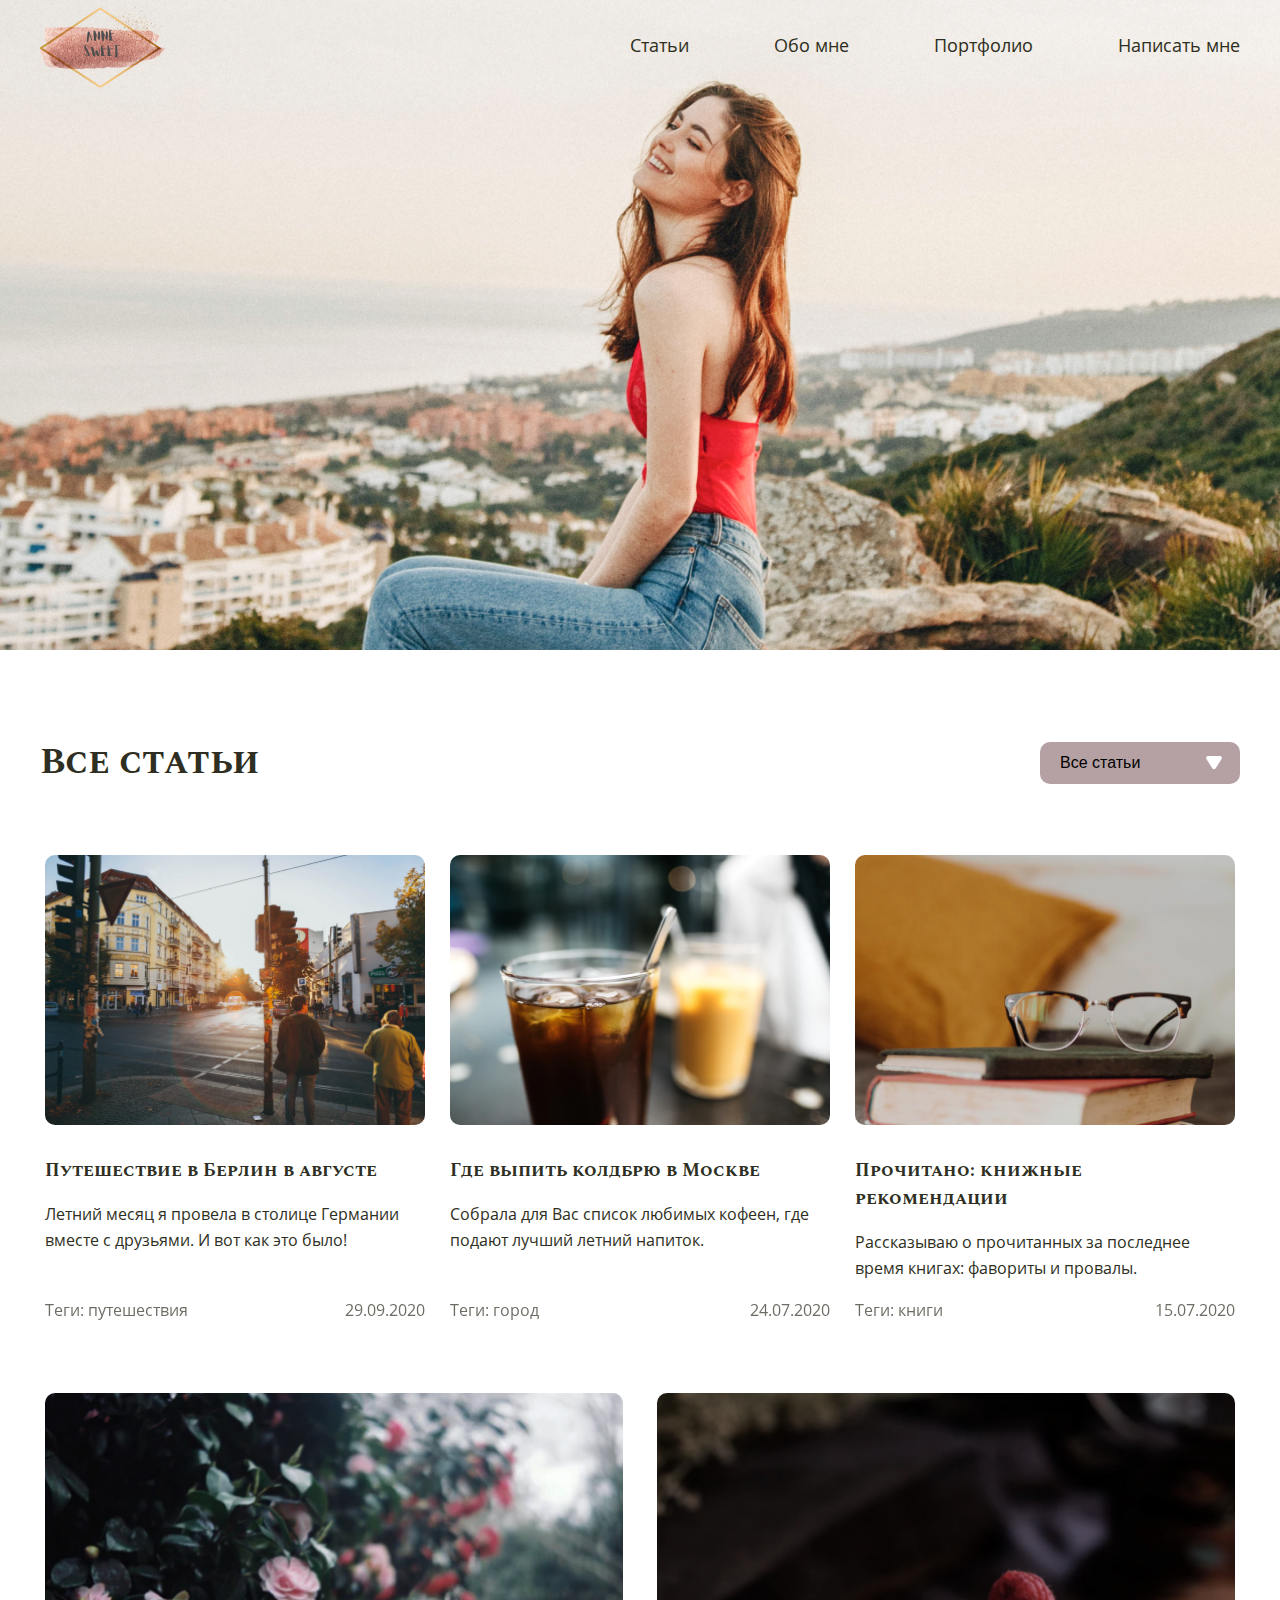
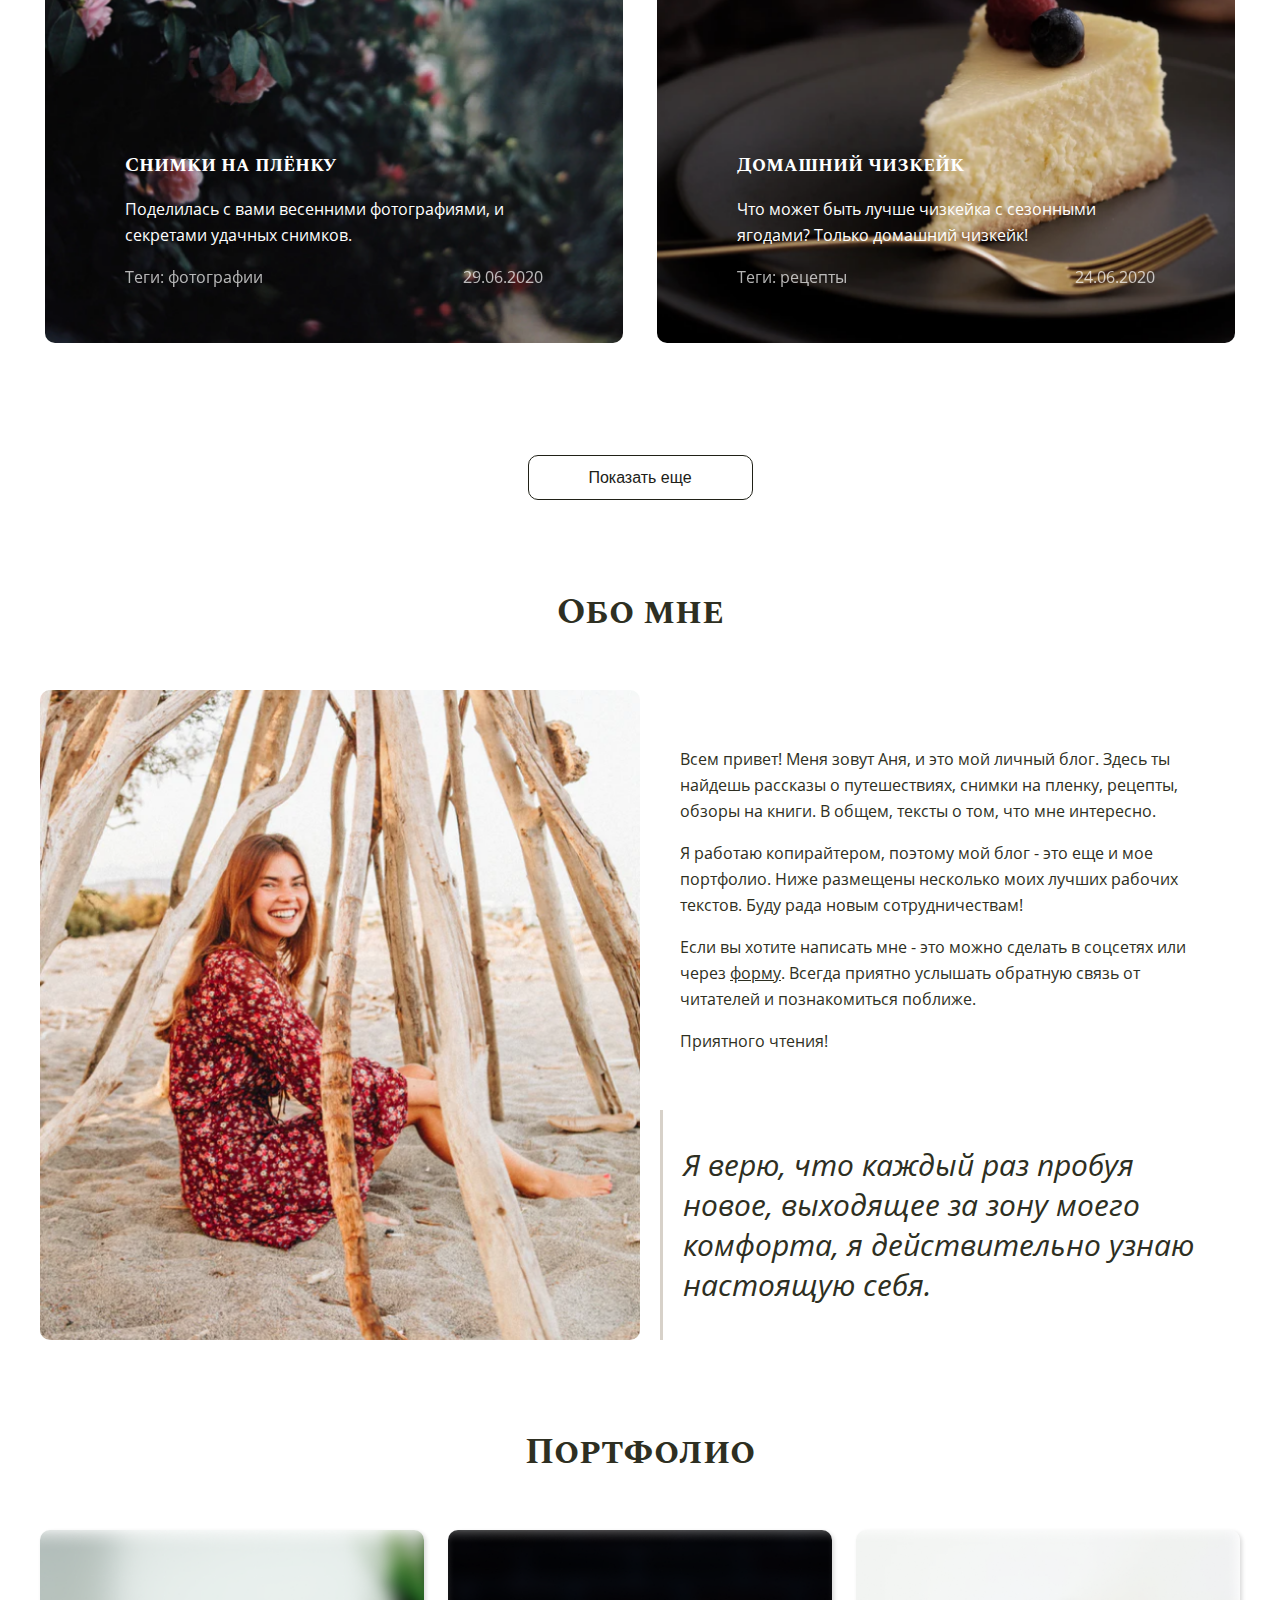
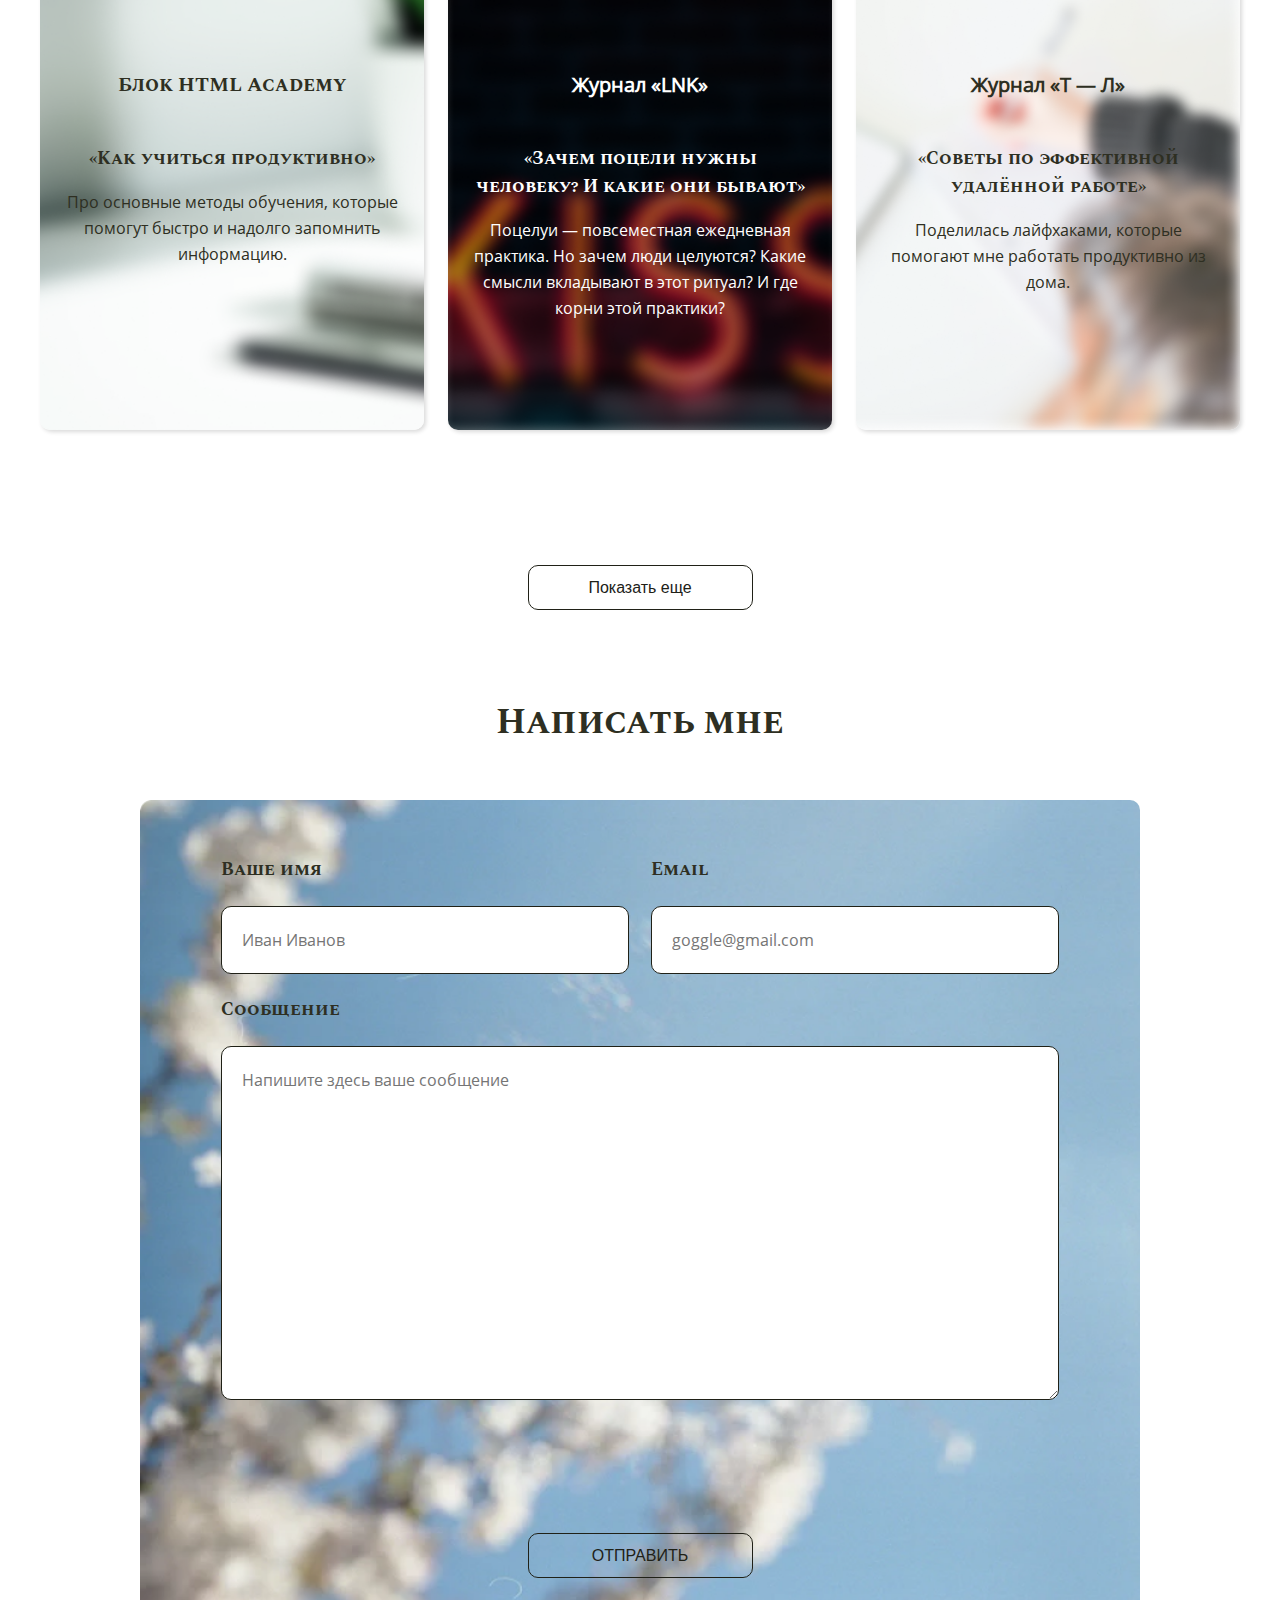
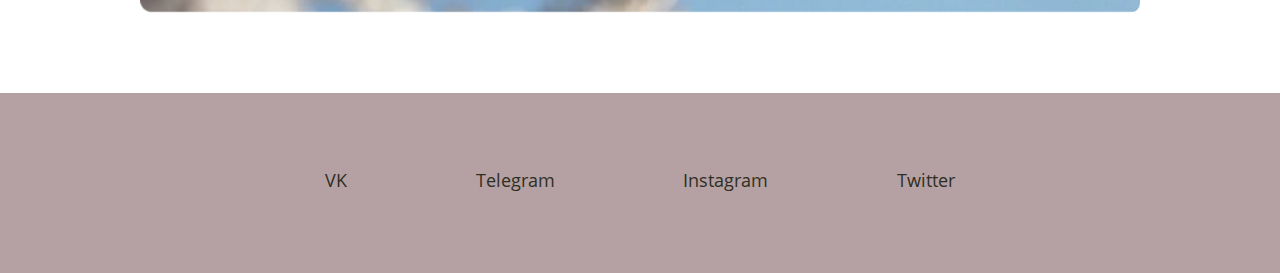
<file: index.html>
﻿<!DOCTYPE html>
<html lang="ru">
<head>
  <meta charset="UTF-8">
  <link rel="stylesheet" href="css/style-main.css">
  <script src="js/main.js" defer></script>
  <title>Anne Sweet</title>
</head>
<body>
  <!-- intro -->
  <section class="intro--main intro">
    <div class="container">
    <header class="header">
        <a class="header__logo">
        <img src="image/logo.svg" alt=" ANNE SWEET" class="logo-img">
      </a>
      <nav class="header__menu">
        <ul class="header__menu-list">
          <li class="header__menu-link"><a href="#all-posts" >Статьи</a></li>
          <li class="header__menu-link"><a href="#about-me">Обо мне</a></li>
          <li class="header__menu-link"><a href="#portfolio">Портфолио</a></li>
          <li class="header__menu-link"><a href="#form-message">Написать мне</a></li>
        </ul>
      </nav>
    </header>
    </div>
  </section><!-- /intro -->

  <!-- all-posts -->
  <section class="all-posts" id="all-posts">
  <div class="container">
  <div class="all-posts__top">
    <h2 class="all-posts__title title">Все статьи</h2>
          <select class="category__toggle">
            <option class="category__link category__link-all" value="all" selected>Все статьи</option>
            <option class="category__link category__link-city" value="city">Город</option>
            <option class="category__link category__link-books" value="books">Книги</option>
            <option class="category__link category__link-travel" value="travel">Путешествия</option>
            <option class="category__link category__link-recepts" value="recepts">Рецепты</option>
            <option class="category__link category__link-photos" value="photos">Фотографии</option>
          </select>
    </button>

  </div>
  <div class="all-posts__content">
    <!-- article 1 -->
    <article class="post" data-category="travel">
      <figure class="post__figure">
        <div><a href="articles/article-1.html"><img  class="post__img" src="content-image/post-travel.jpg" alt=""></a></div>
        <figcaption>
          <h3 class="subtitle"><a href="articles/article-1.html">Путешествие в Берлин в августе</a></h3>
          <p>Летний месяц я провела в столице Гeрмании вместе с друзьями. И вот как это было!</p>
          <div class="post__sign">
            <div class="teg">Теги: <a href="#">путешествия</a></div>
            <time class="date" datetime="2020-09-29 ">29.09.2020</time>
          </div>
        </figcaption>
      </figure>
    </article>   <!-- /article 1 -->

    <!-- article 2 -->
    <article class="post" data-category="city">
      <figure class="post__figure">
        <div><a href="articles/article-1.html"><img  class="post__img" src="content-image/post-city.jpg" alt=""></a></div>
        <figcaption>
          <h3 class="subtitle"><a href="articles/article-1.html">Где выпить колдбрю в Москве</a></h3>
          <p class="text">Собрала для Вас список любимых кофеен, где подают лучший летний напиток.</p>
          <div class="post__sign">
            <div class="teg">Теги: <a href="#">город</a></div>
            <time class="date" datetime="2020-07-24">24.07.2020</time>
          </div>
        </figcaption>
      </figure>
    </article>   <!-- /article 2 -->

    <!-- article 3 -->
    <article class="post" data-category="books">
      <figure class="post__figure">
        <div><a href="articles/article-1.html"><img class="post__img" src="content-image/post-books.jpg" alt=""></a></div>
        <figcaption>
          <h3 class="subtitle"><a href="articles/article-1.html">Прочитано: книжные рекомендации</a></h3>
          <p>Рассказываю о прочитанных за последнее время книгах: фавориты и провалы.</p>
          <div class="post__sign">
            <div class="teg">Теги: <a href="#">книги</a></div>
            <time class="date" datetime="2020-07-15 ">15.07.2020</time>
          </div>
        </figcaption>
      </figure>
    </article>   <!-- /article 3 -->

    <!-- article 4 -->
    <article class="post post--big" data-category="photos">
      <figure class="post__figure">
        <div><a href="articles/article-1.html"><img class="post__img" src="content-image/post-photo.jpg" alt=""></a></div>
        <figcaption>
          <h3 class="subtitle"><a href="articles/article-1.html">Снимки на плёнку</a></h3>
          <p>Поделилась с вами весенними фотографиями, и секретами удачных снимков.</p>
          <div class="post__sign">
            <div class="teg">Теги: <a href="#">фотографии</a></div>
            <time class="date" datetime="2020-06-29 ">29.06.2020</time>
          </div>
        </figcaption>
      </figure>
    </article>   <!-- /article 4 -->

    <!-- article 5 -->
    <article class="post post--big" data-category="recepts">
      <figure class="post__figure">
        <div><a href="articles/article-1.html"><img class=" post__img" src="content-image/post-recipes.jpg" alt=""></a></div>
        <figcaption>
          <h3 class="subtitle"><a href="articles/article-1.html">Домашний чизкейк</a></h3>
          <p>Что может быть лучше чизкейка с сезонными ягодами? Только домашний чизкейк!</p>
          <div class="post__sign">
            <div class="teg">Теги: <a href="#">рецепты</a></div>
            <time class="date" datetime="2020-06-24 ">24.06.2020</time>
          </div>
        </figcaption>
      </figure>
    </article>  <!-- /article 5 -->

      <!-- article 6 -->
    <article class="post hidden" data-category="city">
      <figure class="post__figure">
        <div><a href="articles/article-1.html"><img  class="post__img" src="content-image/post-city.jpg" alt=""></a></div>
        <figcaption>
          <h3 class="subtitle"><a href="articles/article-1.html">Статья 6</a></h3>
          <p class="text">Собрала для Вас список любимых кофеен, где подают лучший летний напиток.</p>
          <div class="post__sign">
            <div class="teg">Теги: <a href="#">город</a></div>
            <time class="date" datetime="2020-07-24">24.07.2020</time>
          </div>
        </figcaption>
      </figure>
    </article>   <!-- /article 6 -->

    <!-- article 7 -->
    <article class="post hidden" data-category="books">
      <figure class="post__figure">
        <div><a href="articles/article-1.html"><img class="post__img" src="content-image/post-books.jpg" alt=""></a></div>
        <figcaption>
          <h3 class="subtitle"><a href="articles/article-1.html">Статья 7</a></h3>
          <p>Рассказываю о прочитанных за последнее время книгах: фавориты и провалы.</p>
          <div class="post__sign">
            <div class="teg">Теги: <a href="#">книги</a></div>
            <time class="date" datetime="2020-07-15 ">15.07.2020</time>
          </div>
        </figcaption>
      </figure>
    </article>   <!-- /article 7 -->

    <!-- article 8 -->
    <article class="post hidden" data-category="photos">
      <figure class="post__figure">
        <div><a href="articles/article-1.html"><img class="post__img" src="content-image/post-photo.jpg" alt=""></a></div>
        <figcaption>
          <h3 class="subtitle"><a href="articles/article-1.html">Статья 8</a></h3>
          <p>Поделилась с вами весенними фотографиями, и секретами удачных снимков.</p>
          <div class="post__sign">
            <div class="teg">Теги: <a href="#">фотографии</a></div>
            <time class="date" datetime="2020-06-29 ">29.06.2020</time>
          </div>
        </figcaption>
      </figure>
    </article>   <!-- /article 8 -->

    <!-- article 9 -->
    <article class="post hidden" data-category="city">
      <figure class="post__figure">
        <div><a href="articles/article-1.html"><img class="post__img" src="content-image/post-city.jpg" alt=""></a></div>
        <figcaption>
          <h3 class="subtitle"><a href="articles/article-1.html">Статья 9</a></h3>
          <p class="text">Собрала для Вас список любимых кофеен, где подают лучший летний напиток.</p>
          <div class="post__sign">
            <div class="teg">Теги: <a href="#">город</a></div>
            <time class="date" datetime="2020-07-24">24.07.2020</time>
          </div>
        </figcaption>
      </figure>
    </article> <!-- /article 9 -->

    <!-- article 10 -->
    <article class="post hidden" data-category="books">
      <figure class="post__figure">
        <div><a href="articles/article-1.html"><img class="post__img" src="content-image/post-books.jpg" alt=""></a></div>
        <figcaption>
          <h3 class="subtitle"><a href="articles/article-1.html">Статья 10</a></h3>
          <p>Рассказываю о прочитанных за последнее время книгах: фавориты и провалы.</p>
          <div class="post__sign">
            <div class="teg">Теги: <a href="#">книги</a></div>
            <time class="date" datetime="2020-07-15 ">15.07.2020</time>
          </div>
        </figcaption>
      </figure>
    </article> <!-- /article 10 -->

    <!-- article 11 -->
    <article class="post hidden" data-category="photos">
      <figure class="post__figure">
        <div><a href="articles/article-1.html"><img class="post__img" src="content-image/post-photo.jpg" alt=""></a></div>
        <figcaption>
          <h3 class="subtitle"><a href="articles/article-1.html">Статья 11</a></h3>
          <p>Поделилась с вами весенними фотографиями, и секретами удачных снимков.</p>
          <div class="post__sign">
            <div class="teg">Теги: <a href="#">фотографии</a></div>
            <time class="date" datetime="2020-06-29 ">29.06.2020</time>
          </div>
        </figcaption>
      </figure>
    </article> <!-- /article 11 -->

  <button class="button btn--post">Показать еще</button>
  </div> <!--/container -->
  </section><!-- /all-posts -->

  <!-- about me -->
  <section class="about-me" id="about-me">
  <div class="container">
  <h2 class="title">Обо мне</h2>
  <div class="about-me__inner">
    <div class="about-me__img"><img src="content-image/about-photo.jpg" alt=""></div>
    <div class="about-me__content">
      <div class="about-me__text">
        <p> Всем привет! Меня зовут Аня, и это мой личный блог. Здесь ты найдешь рассказы о путешествиях, снимки на пленку, рецепты, обзоры на книги. В общем, тексты о том, что мне интересно.</p>
      <p> Я работаю копирайтером, поэтому мой блог - это еще и мое портфолио. Ниже размещены несколько моих лучших рабочих текстов. Буду рада новым сотрудничествам!</p>
      <p> Если вы хотите написать мне - это можно сделать в соцсетях или через <a href="#form-message">форму</a>. Всегда приятно услышать обратную связь от читателей и познакомиться поближе. </p>
      <p>Приятного чтения!</p>
      </div>
        <blockquote class="about-me__text--quote">
          <i>Я верю, что каждый раз пробуя новое, выходящее за зону моего комфорта, я действительно узнаю настоящую себя.</i>
          </blockquote>
    </div>
  </div>
  </div>
  </section><!-- /about me -->

  <!-- portfolio -->
  <section class="portfolio" id="portfolio">
  <div class="container">
  <h2 class="title">Портфолио</h2>
  <div class="portfolio__list">
    <!-- portfolio 1 -->
    <div class="portfolio__item portfolio__item-1">
      <a href="articles/article-1.html"><img src="content-image/portfolio-1.jpg" alt=""></a>
        <div class="portfolio__content">
          <h4 class="portfolio__title title"><a href="articles/article-1.html">Блок HTML Academy</a></h4>
          <h5 class="subtitle"><a href="articles/article-1.html"><q>Как учиться продуктивно</q></a></h5>
          <p>Про основные методы обучения, которые помогут быстро и надолго запомнить информацию.</p>
        </div>
    </div><!-- /portfolio 1 -->

    <!-- portfolio 2 -->
    <div class="portfolio__item portfolio__item-2">
      <a href="articles/article-1.html"><img src="content-image/portfolio-2.png" alt=""></a>
      <div class="portfolio__content">
        <h4 class="portfolio__title"><a href="articles/article-1.html">Журнал «LNK»</a></h4>
        <h5 class="subtitle"><a href="articles/article-1.html"><q>Зачем поцели нужны человеку? И какие они бывают</q></a></h5>
        <p>Поцелуи — повсеместная ежедневная практика. Но зачем люди целуются? Какие смысли вкладывают в этот ритуал? И где корни этой практики?</p>
      </div>
    </div><!-- /portfolio 2 -->
    <!-- portfolio 3 -->
    <div class="portfolio__item portfolio__item-3">
      <a href="articles/article-1.html"><img src="content-image/portfolio-3.png" alt=""></a>
        <div class="portfolio__content">
          <h4 class="portfolio__title"><a href="articles/article-1.html">Журнал «Т — Л»</a></h4>
          <h5 class="subtitle"><a href="articles/article-1.html"><q>Советы по эффективной удалённой работе</q></a></h5>
        <p>Поделилась лайфхаками, которые помогают мне работать продуктивно из дома. </p>
      </div>
    </div><!-- portfolio 3 -->
    <!-- portfolio 4 -->
    <div class="portfolio__item portfolio__item-1 hidden">
      <a href="articles/article-1.html"><img src="content-image/portfolio-1.jpg" alt=""></a>
        <div class="portfolio__content">
          <h4 class="portfolio__title title"><a href="articles/article-1.html">Портфолио 4</a></h4>
          <h5 class="subtitle"><a href="articles/article-1.html"><q>Как учиться продуктивно</q></a></h5>
          <p>Про основные методы обучения, которые помогут быстро и надолго запомнить информацию.</p>
        </div>
    </div><!-- /portfolio 4 -->
    <!-- portfolio 5 -->
    <div class="portfolio__item portfolio__item-2 hidden">
      <a href="articles/article-1.html"><img src="content-image/portfolio-2.png" alt=""></a>
      <div class="portfolio__content">
        <h4 class="portfolio__title"><a href="articles/article-1.html">Портфолио 5</a></h4>
        <h5 class="subtitle"><a href="articles/article-1.html"><q>Зачем поцели нужны человеку? И какие они бывают</q></a></h5>
        <p>Поцелуи — повсеместная ежедневная практика. Но зачем люди целуются? Какие смысли вкладывают в этот ритуал? И где корни этой практики?</p>
      </div>
    </div><!-- /portfolio 5 -->
    <!-- portfolio 6 -->
    <div class="portfolio__item portfolio__item-3 hidden">
      <a href="articles/article-1.html"><img src="content-image/portfolio-3.png" alt=""></a>
        <div class="portfolio__content">
          <h4 class="portfolio__title"><a href="articles/article-1.html">Портфолио 6</a></h4>
          <h5 class="subtitle"><a href="articles/article-1.html"><q>Советы по эффективной удалённой работе</q></a></h5>
        <p>Поделилась лайфхаками, которые помогают мне работать продуктивно из дома. </p>
      </div>
    </div><!-- /portfolio 6 -->
  </div>
  <button class="button btn--portfolio">Показать еще</button>
  </div>
  </section><!-- /portfolio -->

  <!-- message -->
  <section class="message" id="form-message">
  <div class="container">
  <h2 class="title">Написать мне</h2>

  <form action="" class="message__form">
    <table>
      <tr class="message__row-1">
        <th class="message__sign"><label for="message-name">Ваше имя</label></th>
        <th class="message__sign"><label for="massage-email">Email</label></th>
      </tr>
      <tr class="message__row-2">
        <td class=""><input class="message__input input--form"type="text" name="name" id="massage-name" placeholder="Иван Иванов" required="required"></td>
        <td><input class="message__input input--form"type="email" name="email" id="massage-email" placeholder="goggle@gmail.com" required="required"></td>
      </tr>
      <tr class="message__row-3">
        <th class="message__sign" colspan="2"><label for="message">Сообщение</label></th>
      </tr>
      <tr class="message__row-4">
        <td colspan="2">
        <textarea class="message__textarea textarea--form" name="message-text" id="message" cols="100" rows="12" placeholder="Напишите здесь ваше сообщение" ></textarea>
        </td>
    </tr>
    </table>
    <button class="btn--message button">ОТПРАВИТЬ</button>
  </form>

  </div>
  </section><!-- /message -->

  <!-- footer -->
  <footer class="footer">
  <div class="footer__social-media">
  <a href="https://vk.com">VK</a>
  <a href="https://tlgrm.ru/">Telegram</a>
  <a href="https://www.instagram.com/">Instagram</a>
  <a href="https://twitter.com/">Twitter</a>
  </div>
  </footer><!-- /footer -->
</body>
</html>
</file>
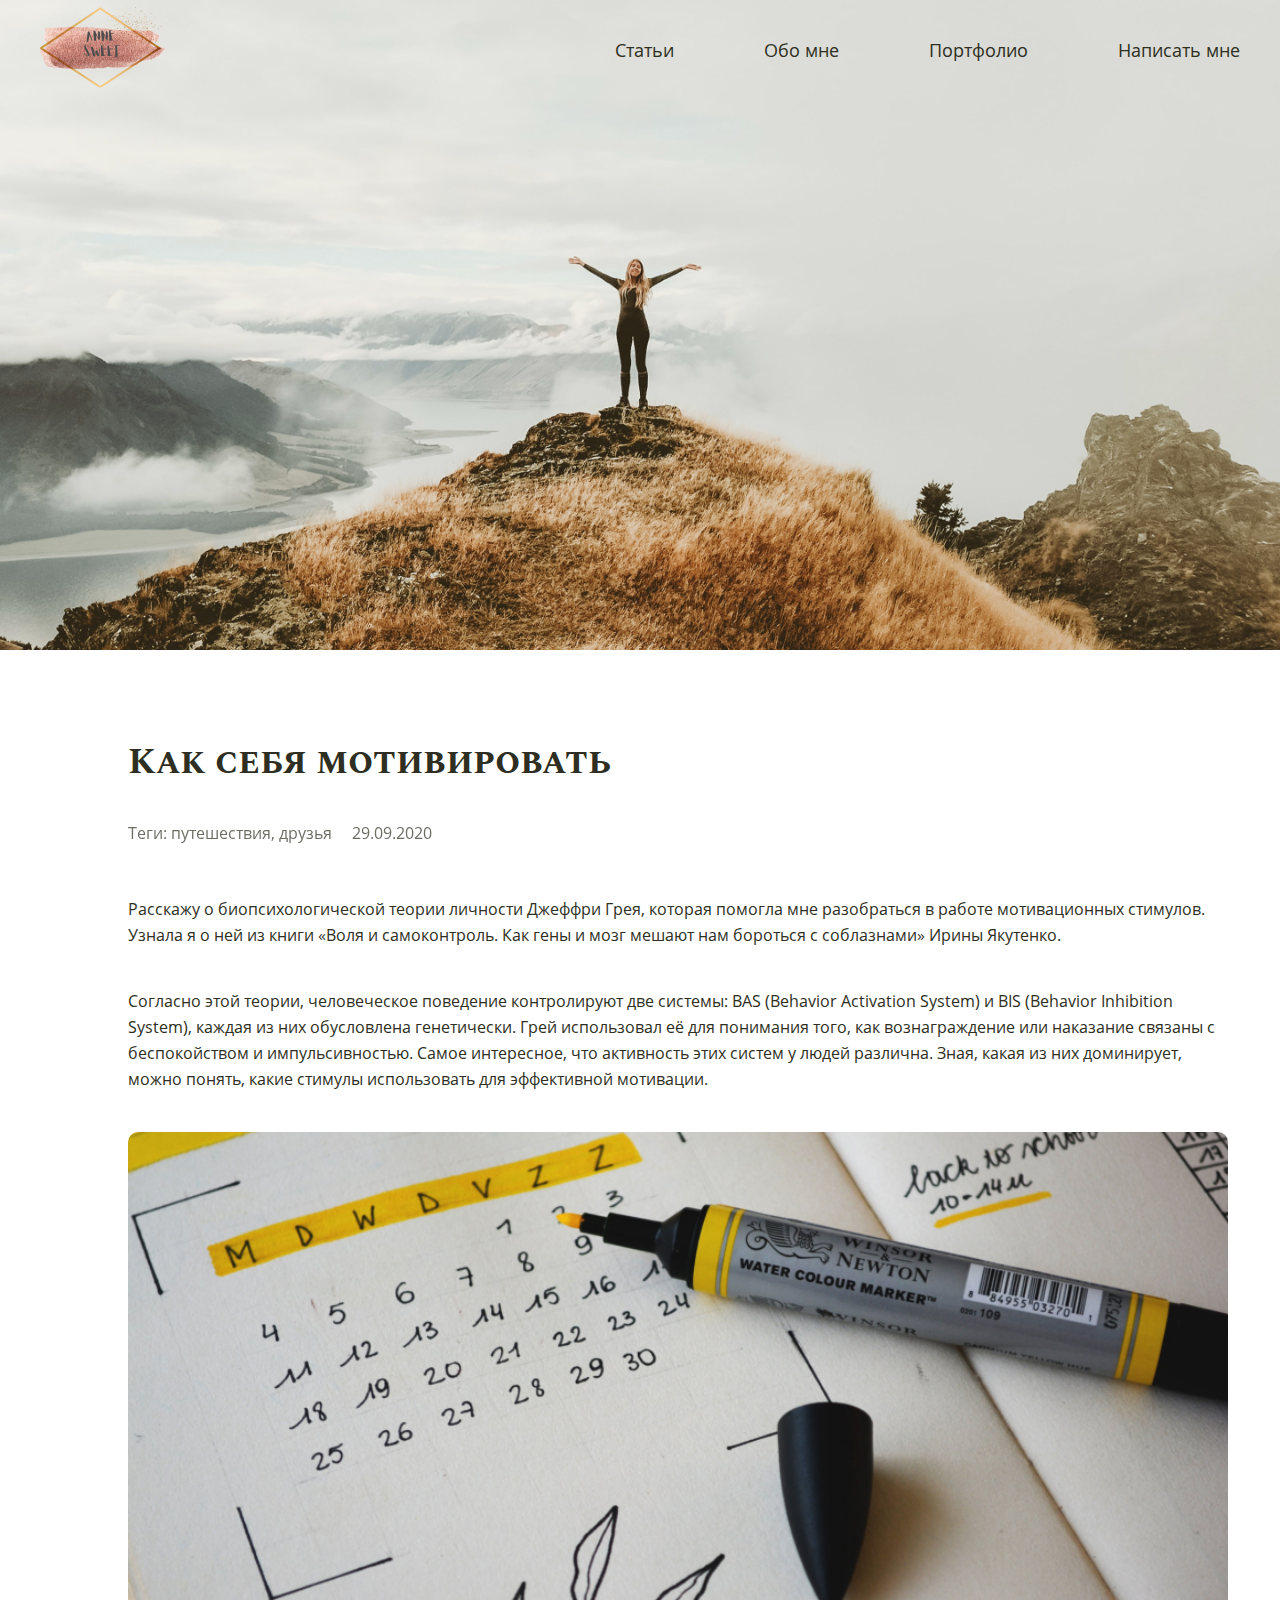
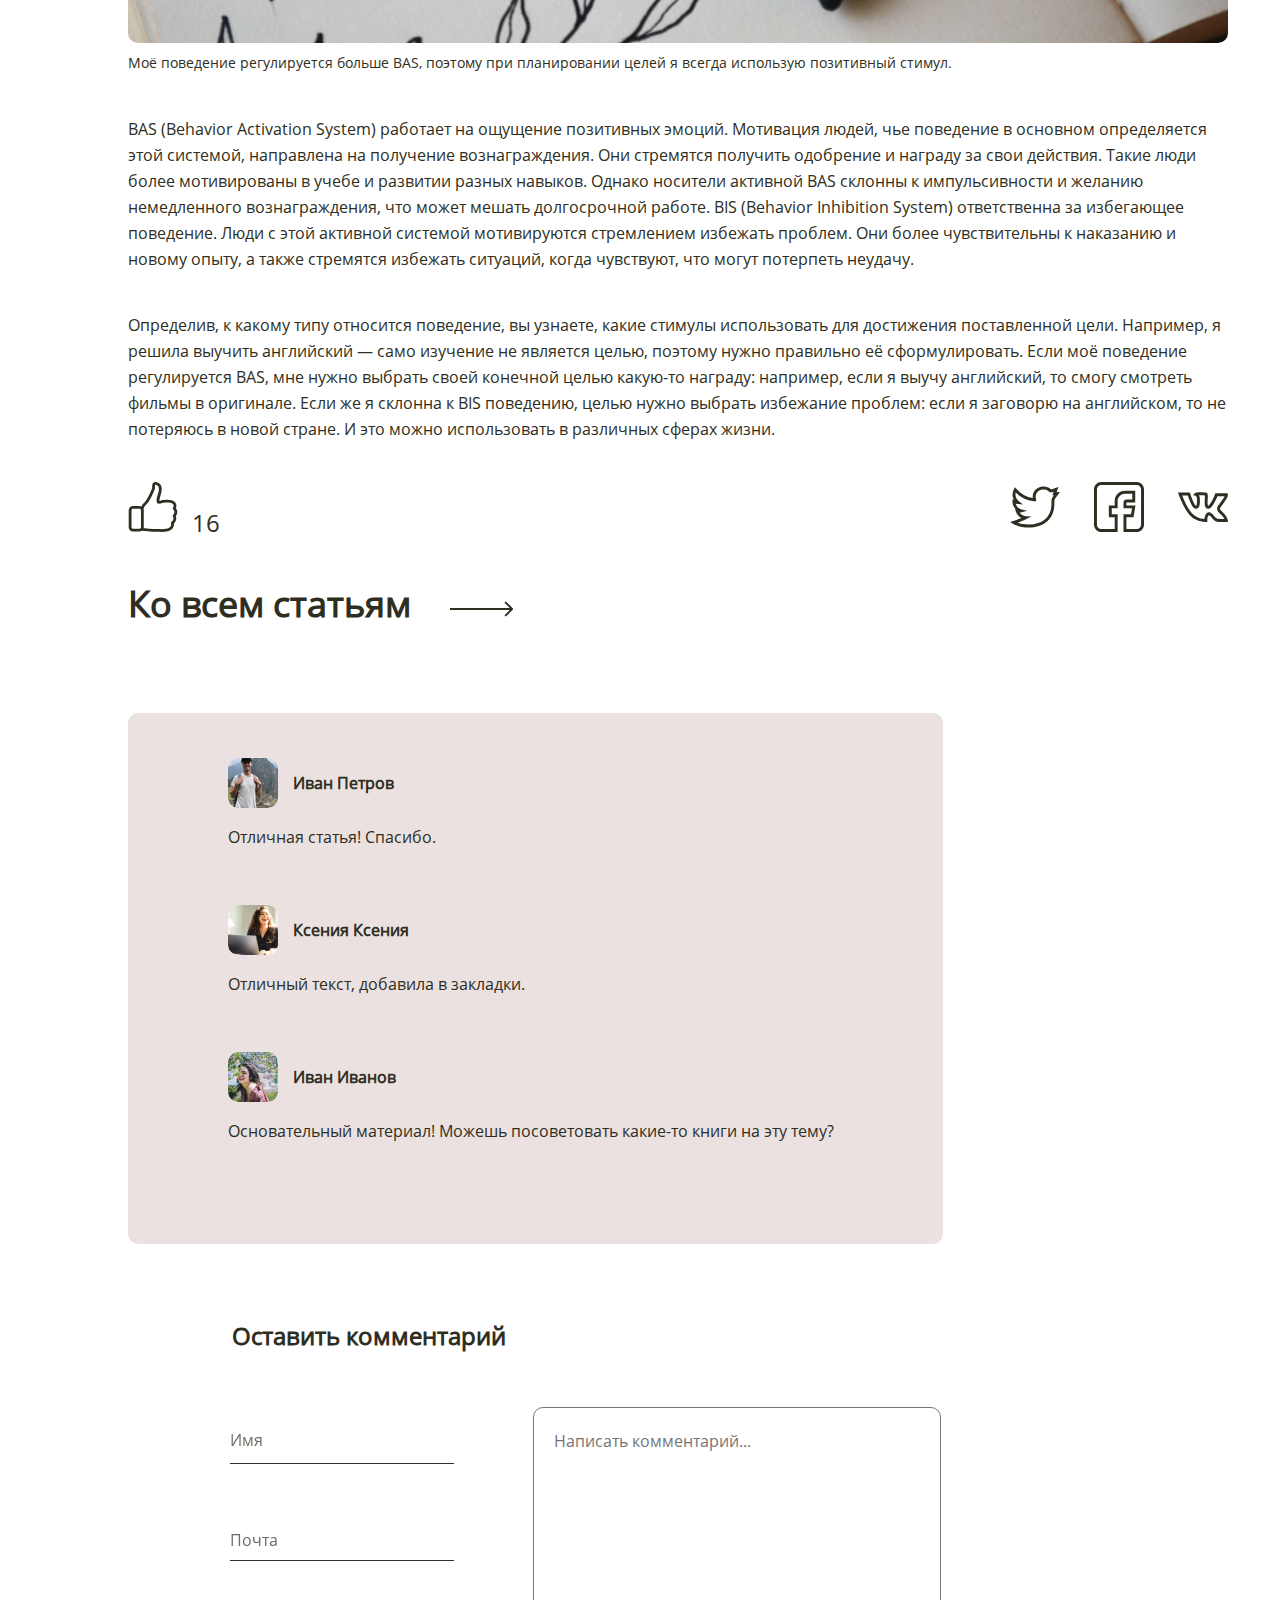
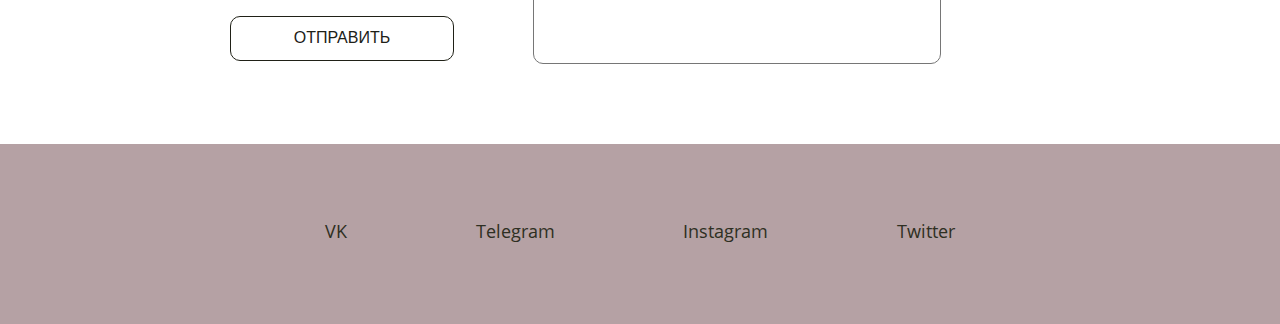
<file: articles/article-1.html>
<!DOCTYPE html>
<html lang="ru">
<head>
  <meta charset="UTF-8">
  <link rel="stylesheet" href="../css/style-articles.css">
  <script src="../js/articles.js" defer></script>
  <title>Как себя мотивировать</title>
</head>
<body>
  <!-- intro -->
  <section class="intro--article-1 intro">
    <div class="container">
      <header class="header">
        <a class="header__logo" href="../index.html"> <img src="../image/logo.svg" alt=" ANNE SWEET" class="logo-img"> </a>
        <nav class="header__menu"> <a href="../index.html#all-posts" class="header__menu-link">Статьи</a> <a href="../index.html#about-me" class="header__menu-link">Обо мне</a> <a href="../index.html#portfolio" class="header__menu-link">Портфолио</a> <a href="../index.html#form-message" class="header__menu-link">Написать мне</a> </nav>
      </header>
    </div>
  </section><!-- /intro -->

  <!-- article -->
  <section class="article">
    <div class="article__top">
      <h2 class="article__title title">Как себя мотивировать</h2>
      <div class="article__sign">
        <div class="teg">Теги: <a href="#">путешествия</a>, <a href="#">друзья</a></div>
        <time class="date" datetime="2020-09-29">29.09.2020</time>
      </div>
    </div>
    <article class="article__content">
      <p>Расскажу о биопсихологической теории личности Джеффри Грея, которая помогла мне разобраться в работе мотивационных стимулов. Узнала я о ней из книги «Воля и самоконтроль. Как гены и мозг мешают нам бороться с соблазнами» Ирины Якутенко.</p>
      <p>Согласно этой теории, человеческое поведение контролируют две системы: BAS (Behavior Activation System) и BIS (Behavior Inhibition System), каждая из них обусловлена генетически. Грей использовал её для понимания того, как вознаграждение или наказание связаны с беспокойством и импульсивностью. Самое интересное, что активность этих систем у людей различна. Зная, какая из них доминирует, можно понять, какие стимулы использовать для эффективной мотивации.</p>
      <figure> <img src="../content-image/article-photo.jpg" alt="">
        <figcaption>Моё поведение регулируется больше BAS, поэтому при планировании целей я всегда использую позитивный стимул.</figcaption>
      </figure>
      <p>BAS (Behavior Activation System) работает на ощущение позитивных эмоций. Мотивация людей, чье поведение в основном определяется этой системой, направлена на получение вознаграждения. Они стремятся получить одобрение и награду за свои действия. Такие люди более мотивированы в учебе и развитии разных навыков. Однако носители активной BAS склонны к импульсивности и желанию немедленного вознаграждения, что может мешать долгосрочной работе. BIS (Behavior Inhibition System) ответственна за избегающее поведение. Люди с этой активной системой мотивируются стремлением избежать проблем. Они более чувствительны к наказанию и новому опыту, а также стремятся избежать ситуаций, когда чувствуют, что могут потерпеть неудачу.</p>
      <p>Определив, к какому типу относится поведение, вы узнаете, какие стимулы использовать для достижения поставленной цели. Например, я решила выучить английский — само изучение не является целью, поэтому нужно правильно её сформулировать. Если моё поведение регулируется BAS, мне нужно выбрать своей конечной целью какую-то награду: например, если я выучу английский, то смогу смотреть фильмы в оригинале. Если же я склонна к BIS поведению, целью нужно выбрать избежание проблем: если я заговорю на английском, то не потеряюсь в новой стране. И это можно использовать в различных сферах жизни.</p>
    </article>
    <aside class="article__aside">
      <div class="icons">
        <div class="icons__like">
          <button class="icons__btn" type="button">
            <svg width="50" height="50" viewBox="0 0 50 50" fill="none" xmlns="http://www.w3.org/2000/svg">
              <path
                d="M47.8435 33.9921C48.8682 32.6851 49.3596 31.284 49.2968 29.8411C49.2341 28.2518 48.5231 27.0075 47.9376 26.2442C48.6172 24.5504 48.8786 21.8841 46.6097 19.8139C44.9472 18.2978 42.1241 17.6182 38.2136 17.8064C35.4637 17.9318 33.1634 18.4442 33.0693 18.4651H33.0589C32.5361 18.5592 31.9819 18.6742 31.4173 18.7997C31.3755 18.1305 31.4905 16.468 32.7243 12.7248C34.1881 8.2706 34.1045 4.86198 32.4524 2.5826C30.7168 0.188206 27.9459 0 27.1304 0C26.3462 0 25.6247 0.324132 25.1124 0.920117C23.9518 2.26892 24.0877 4.75742 24.2341 5.90757C22.8539 9.60895 18.9853 18.6847 15.7126 21.2045C15.6498 21.2463 15.5976 21.2986 15.5453 21.3509C14.5833 22.3651 13.9351 23.463 13.4959 24.4249C12.879 24.0903 12.1785 23.9021 11.4257 23.9021H5.04758C2.64273 23.9021 0.697937 25.8574 0.697937 28.2518V45.2426C0.697937 47.6474 2.65319 49.5922 5.04758 49.5922H11.4257C12.3562 49.5922 13.2241 49.2995 13.9351 48.7976L16.3922 49.0903C16.7686 49.1426 23.4604 49.9895 30.3299 49.8536C31.5741 49.9477 32.7452 50 33.8326 50C35.7042 50 37.3353 49.8536 38.6946 49.5609C41.8941 48.8812 44.0794 47.522 45.1877 45.5249C46.0346 43.9983 46.0346 42.4822 45.8987 41.5203C47.9794 39.6382 48.3454 37.5575 48.2722 36.0937C48.2304 35.2468 48.0421 34.5253 47.8435 33.9921ZM5.04758 46.7691C4.20066 46.7691 3.52102 46.079 3.52102 45.2426V28.2413C3.52102 27.3944 4.21111 26.7148 5.04758 26.7148H11.4257C12.2726 26.7148 12.9522 27.4049 12.9522 28.2413V45.2321C12.9522 46.079 12.2621 46.7587 11.4257 46.7587H5.04758V46.7691ZM45.1668 32.7687C44.7276 33.2288 44.644 33.9293 44.9786 34.473C44.9786 34.4835 45.4073 35.2154 45.4595 36.2192C45.5327 37.5889 44.874 38.8018 43.4938 39.8369C43.0024 40.2133 42.8037 40.8616 43.0129 41.4471C43.0129 41.4575 43.4625 42.8377 42.7306 44.1447C42.03 45.3994 40.4721 46.2986 38.1091 46.8005C36.2165 47.2083 33.6444 47.2815 30.4867 47.0305C30.4449 47.0305 30.3926 47.0305 30.3403 47.0305C23.6172 47.1769 16.8209 46.2986 16.7477 46.2882H16.7372L15.6812 46.1627C15.7439 45.8699 15.7753 45.5563 15.7753 45.2426V28.2413C15.7753 27.7917 15.7021 27.3526 15.5766 26.9448C15.7649 26.2442 16.2876 24.6863 17.5214 23.3584C22.2161 19.6361 26.8063 7.07863 27.0049 6.53492C27.0886 6.31535 27.1095 6.07486 27.0677 5.83438C26.8899 4.66332 26.9526 3.23087 27.2036 2.80217C27.7577 2.81263 29.2529 2.96947 30.1521 4.21372C31.2186 5.688 31.1768 8.32288 30.0267 11.8151C28.2701 17.1372 28.1237 19.9394 29.5143 21.1731C30.2044 21.79 31.1245 21.8214 31.7937 21.5809C32.4315 21.4345 33.038 21.3091 33.613 21.215C33.6549 21.2045 33.7071 21.1941 33.749 21.1836C36.9589 20.4831 42.7096 20.0544 44.7067 21.8737C46.4006 23.4212 45.1981 25.4705 45.0622 25.6901C44.6754 26.2756 44.7904 27.0389 45.3132 27.5094C45.3236 27.5199 46.4215 28.555 46.4738 29.9456C46.5156 30.8762 46.0764 31.8277 45.1668 32.7687Z"
                fill="#2E2F22" />
            </svg>
          </button>
          <span class="like__number">16</span>
        </div>
        <div class="icons__social">
          <a class="icons__link link--twitter" href="https://twitter.com/">
            <svg width="50" height="50" viewBox="0 0 50 50" fill="none" xmlns="http://www.w3.org/2000/svg">
              <g clip-path="url(#clip0)">
                <path d="M50 10.0551C46.8548 10.2001 46.9234 10.1883 46.5679 10.218L48.4306 4.89842C48.4306 4.89842 42.6163 7.03732 41.1423 7.41993C37.2711 3.94055 31.517 3.78681 27.4033 6.3152C24.0345 8.38619 22.2263 11.9426 22.8294 16.0995C16.2731 15.1897 10.7491 12.0819 6.38771 6.84277L5.00832 5.18604L3.97758 7.0789C2.67487 9.47071 2.24228 12.2055 2.75917 14.7792C2.97127 15.8352 3.33176 16.8422 3.8311 17.7852L2.64778 17.3267L2.5074 19.3039C2.36511 21.3123 3.03383 23.6568 4.29649 25.5748C4.65202 26.115 5.10979 26.7082 5.69 27.2934L5.07851 27.1995L5.82466 29.4651C6.80542 32.4417 8.84247 34.7446 11.4861 36.0248C8.8459 37.1452 6.7131 37.8601 3.2074 39.0133L0 40.0676L2.96249 41.6874C4.09203 42.305 8.08334 44.3676 12.027 44.9863C20.7931 46.3611 30.6629 45.2415 37.3074 39.2574C42.9039 34.217 44.7403 27.0473 44.3588 19.5861C44.3012 18.4566 44.6106 17.3786 45.2301 16.5512C46.471 14.8944 49.9924 10.0662 50 10.0551ZM42.8875 14.7964C41.8587 16.1701 41.3433 17.9245 41.4356 19.7357C41.8205 27.2617 39.7728 33.0982 35.3489 37.0823C30.1811 41.7366 21.8456 43.5634 12.4805 42.0944C10.7845 41.8285 9.03168 41.233 7.58095 40.6383C10.5202 39.627 12.7899 38.7256 16.4555 36.9907L21.5725 34.5687L15.9229 34.2071C13.2168 34.0339 10.9634 32.7224 9.57832 30.5931C10.3138 30.5503 11.0229 30.4313 11.729 30.2345L17.1173 28.7338L11.684 27.4032C9.04388 26.7566 7.53899 25.177 6.74133 23.9654C6.21757 23.1693 5.8754 22.3537 5.67017 21.6018C6.2149 21.7479 6.85005 21.8521 7.8743 21.9535L12.9032 22.451L8.91876 19.3428C6.04782 17.1035 4.89731 13.7394 5.74074 10.5053C14.7007 19.7986 25.2209 19.1002 26.2798 19.3458C26.0467 17.0818 26.0406 17.0765 25.9796 16.8609C24.6235 12.067 27.5955 9.63284 28.936 8.80886C31.736 7.08805 36.1805 6.82865 39.2589 9.66374C39.9239 10.2756 40.823 10.5163 41.6645 10.3073C42.4198 10.1196 43.0397 9.92085 43.6466 9.70455L42.3832 13.3125L43.996 13.3136C43.6916 13.7218 43.3266 14.2105 42.8875 14.7964Z" fill="#2E2F22" /> </g>
              <defs>
                <clipPath id="clip0">
                  <rect width="50" height="50" fill="white" /> </clipPath>
              </defs>
            </svg>
          </a>
          <a class="icons__link link--fb" href="https://www.facebook.com/">
            <svg width="50" height="50" viewBox="0 0 50 50" fill="none" xmlns="http://www.w3.org/2000/svg">
              <path d="M7.32422 50H23.6328V32.2266H17.7734V26.3672H23.6328V19.043C23.6328 15.0043 26.9184 11.7188 30.957 11.7188H38.2812V17.5781H32.4219C30.8064 17.5781 29.4922 18.8923 29.4922 20.5078V26.3672H38.0169L37.0403 32.2266H29.4922V50H42.6758C46.7144 50 50 46.7144 50 42.6758V7.32422C50 3.2856 46.7144 0 42.6758 0H7.32422C3.2856 0 0 3.2856 0 7.32422V42.6758C0 46.7144 3.2856 50 7.32422 50ZM2.92969 7.32422C2.92969 4.90112 4.90112 2.92969 7.32422 2.92969H42.6758C45.0989 2.92969 47.0703 4.90112 47.0703 7.32422V42.6758C47.0703 45.0989 45.0989 47.0703 42.6758 47.0703H32.4219V35.1562H39.5222L41.4753 23.4375H32.4219V20.5078H41.2109V8.78906H30.957C25.3029 8.78906 20.7031 13.3888 20.7031 19.043V23.4375H14.8438V35.1562H20.7031V47.0703H7.32422C4.90112 47.0703 2.92969 45.0989 2.92969 42.6758V7.32422Z" fill="#2E2F22" /> </svg>
          </a>
          <a class="icons__link link--vk" href="https://vk.com">
            <svg width="50" height="50" viewBox="0 0 50 50" fill="none" xmlns="http://www.w3.org/2000/svg">
              <g clip-path="url(#clip0)">
                <path d="M44.5058 29.8928L44.4787 29.8676C44.0518 29.4736 42.7441 28.201 42.3032 27.6448C41.7855 26.9509 41.9049 26.4962 42.2929 25.8149C42.7831 24.9539 43.7653 23.6332 44.8048 22.2348C48.1343 17.7571 50.2839 14.6572 49.8414 12.4554L49.603 11.2793L37.307 11.2847C37.2639 11.4006 36.6223 14.2193 33.9146 19.019C31.9512 22.4991 30.6634 23.5924 30.2098 23.7854L30.1396 23.7641C29.992 23.5817 29.7341 23.0896 29.628 21.8213C29.5174 20.4926 29.6155 18.8839 29.7104 17.3283C29.8215 15.5041 29.9172 13.9286 29.6879 12.8014L29.3145 10.965C28.8632 10.8929 27.2111 10.2555 22.6078 10.207C18.6226 10.1662 17.4519 10.7418 16.877 11.2492L14.9754 12.9273L17.379 13.736C18.2938 14.0438 18.5974 14.399 18.8465 16.1595C19.0091 17.3069 19.0941 19.2353 18.9186 20.9568C18.6665 23.4253 18.0619 23.8846 18.0306 23.909C17.9264 23.8736 17.0433 23.4871 15.5102 20.2458C14.4467 17.9978 13.5144 15.3385 12.833 13.3969C12.0533 11.1733 12.1937 11.6467 11.7981 10.5961L-0.0976562 10.5957L0.672151 12.587C3.88146 20.8966 6.82603 27.3858 10.7666 32.0466C15.1203 37.196 20.5311 39.8923 27.8195 39.8923H29.2843V38.4274C29.2843 37.058 29.3976 36.0719 29.6406 35.3242C29.789 34.8687 29.9862 34.4922 30.1934 34.0974C30.5009 33.516 30.8015 33.2669 30.9655 33.2299C31.1143 33.1959 31.3759 33.305 31.6659 33.5213C32.4982 34.142 33.1589 34.9576 33.8586 35.8212C34.8679 37.0675 35.9116 38.3557 37.5676 39.1991C38.4724 39.66 40.1311 39.8927 41.0439 39.8927C41.2854 39.8927 49.8918 39.8923 49.9024 39.8923L49.8395 38.3672C49.7457 36.0867 47.9508 33.2352 44.5058 29.8928ZM41.1008 36.9626H41.0771C40.4477 36.9729 39.2464 36.7665 38.897 36.5887C37.7961 36.028 37.0267 35.0777 36.1352 33.9776C35.3528 33.0113 34.5437 32.0122 33.4172 31.1726C32.5062 30.4932 31.6788 30.2945 31.0219 30.2945C30.7595 30.2945 30.5237 30.3261 30.3216 30.3719C29.559 30.5436 28.4684 31.0921 27.6013 32.7321C27.3568 33.1986 27.0794 33.727 26.8548 34.4182C26.6194 35.1414 26.4729 35.9452 26.4031 36.9229C20.9107 36.6109 16.6249 34.438 13.0039 30.1552C9.63747 26.1731 6.98892 20.6032 4.18397 13.5243C4.38691 13.5243 9.47229 13.525 9.77251 13.525C9.86444 13.7833 9.96363 14.0663 10.0689 14.3662C10.8032 16.4608 11.8092 19.3291 12.9944 21.7751C14.6916 25.2778 16.2415 26.8399 18.0195 26.8399C18.9072 26.8399 19.7033 26.4638 20.3217 25.7515C21.2033 24.7365 21.7152 23.061 21.8869 20.6292C22.0223 18.7115 21.8964 16.8015 21.7476 15.749C21.6248 14.8831 21.4497 13.974 21.0225 13.1596C22.8432 13.0776 25.2812 13.2073 26.8258 13.4289C26.9661 14.1934 26.8746 15.696 26.7861 17.1498C26.5721 20.6616 26.3512 24.2856 28.2101 25.9812C28.537 26.2795 28.8838 26.4393 28.8937 26.4458L29.8398 26.7361C30.2048 26.6236 32.3193 27.6963 36.3232 20.7089C37.6061 18.47 38.8005 15.8902 39.4437 14.2052C40.9352 14.2021 46.0168 14.2079 46.6138 14.2086C45.7681 16.0698 43.7638 18.7245 42.4538 20.4865C41.3117 22.0223 40.3256 23.3487 39.7469 24.3649C38.6719 26.2528 38.8528 27.9355 39.9724 29.4198L39.9899 29.4427C40.6148 30.238 42.1578 31.7105 42.4779 32.0073C44.7965 34.2583 45.9138 35.8754 46.4456 36.9622H41.1008V36.9626Z" fill="#2E2F22" /> </g>
              <defs>
                <clipPath id="clip0">
                  <rect width="50" height="49.9024" fill="white" /> </clipPath>
              </defs>
            </svg>
          </a>
        </div>
      </div>
      <div class="to-main"> <a class="to-main__link" href="../index.html">
        <span>Ко всем статьям</span>
        <svg width="64" height="16" viewBox="0 0 64 16" fill="none" xmlns="http://www.w3.org/2000/svg">
<path d="M62.7796 8.70711C63.1702 8.31658 63.1702 7.68342 62.7796 7.29289L56.4157 0.928932C56.0252 0.538408 55.392 0.538408 55.0015 0.928932C54.6109 1.31946 54.6109 1.95262 55.0015 2.34315L60.6583 8L55.0015 13.6569C54.6109 14.0474 54.6109 14.6805 55.0015 15.0711C55.392 15.4616 56.0252 15.4616 56.4157 15.0711L62.7796 8.70711ZM0 9H62.0725V7H0V9Z" fill="#2E2F22"/>
</svg></a> </div>
    </aside>
  </section><!-- /article -->

  <!-- comments -->
  <section class="comments">
    <ul class="comments__list">
      <li class="comments__item">
        <div class="comments__autor"> <img class="comments__img" src="../content-image/avatar-1.jpg" alt=""> <span class="comments__name">Иван Петров</span> </div>
        <p class="comments__text">Отличная статья! Спасибо.</p>
      </li>
      <li class="comments__item">
        <img class="comments__img" src="../content-image/avatar-2.jpg" alt=""> <span class="comments__name">Ксения Ксения</span>
        <p class="comments__text">Отличный текст, добавила в закладки.</p>
      </li>
      <li class="comments__item">
        <div class="comments__autor"> <img class="comments__img" src="../content-image/avatar-3.jpg" alt=""> <span class="comments__name">Иван Иванов</span> </div>
        <p class="comments__text">Основательный материал! Можешь посоветовать какие-то книги на эту тему?</p>
      </li>
    </ul>
    <form action="" class="comments__form" id="form-comments">
      <fieldset>
        <legend>Оставить комментарий</legend>
        <div class="comments__box">
          <div class="comments__col1">
            <input class="comments__input input--form" type="text" name="autor" id="comments-autor" required="required">
            <span>Имя</span>
            <input class="comments__input input--form" type="email" name="email" id="comments-email" required="required">
            <span>Почта</span>
            <button class="btn--comments button" type="submit" disabled>ОТПРАВИТЬ</button>
          </div>
          <div class="comments__col2">
            <textarea class="comments__textarea textarea--form" id="comment" cols="50" rows="8" placeholder="Написать комментарий..." ></textarea>
          </div>
        </div>
      </fieldset>
    </form>
  </section><!-- /comments -->
  <!-- footer -->
  <footer class="footer">
    <div class="footer__social-media"> <a href="https://vk.com">VK</a> <a href="https://tlgrm.ru/">Telegram</a> <a href="https://www.instagram.com/">Instagram</a> <a href="https://twitter.com/">Twitter</a> </div>
  </footer><!-- /footer -->
</body>
</html>
</file>
<file: css/style-main.css>
@font-face {
  font-family: 'OpenSans-Bold';
  src: url("../fonts/OpenSans-Bold.woff2") format("woff2"), url("../fonts/OpenSans-Bold.woff") format("woff");
  font-weight: 700;
  font-style: normal;
  font-display: swap;
}

@font-face {
  font-family: 'OpenSans-Italic';
  src: url("../fonts/OpenSans-Italic.woff2") format("woff2"), url("../fonts/OpenSans-Italic.woff") format("woff");
  font-weight: 400;
  font-style: italic;
  font-display: swap;
}

@font-face {
  font-family: 'OpenSans-Regular';
  src: url("../fonts/OpenSans-Regular.woff2") format("woff2"), url("../fonts/OpenSans-Regular.woff") format("woff");
  font-weight: 400;
  font-style: normal;
  font-display: swap;
}

@font-face {
  font-family: 'SpectralSC-Bold';
  src: url("../fonts/SpectralSC-Bold.woff2") format("woff2"), url("../fonts/SpectralSC-Bold.woff") format("woff");
  font-weight: 700;
  font-style: normal;
  font-display: swap;
}

/*Global*/
*, *:before, *:after {
  box-sizing: border-box;
}

h1, h2, h3, h4, h5, h6 {
  margin: 0;
}

body {
  font-family: 'OpenSans-Regular', sans-serif;
  font-size: 16px;
  font-weight: 400;
  line-height: 26px;
  color: #2e2f22;
  margin: 0;
}

li {
  list-style: none;
}

a {
  text-decoration: none;
  color: inherit;
}

img {
  border-radius: 10px;
}

figure {
  margin: 0;
}

.container {
  max-width: 1240px;
  padding: 0 20px;
  margin: 0 auto;
}

.button {
  display: block;
  width: 225px;
  height: 45px;
  background-color: transparent;
  border: 1px solid #202117;
  border-radius: 10px;
  margin: 105px auto 0;
  text-align: center;
  font-size: 16px;
  color: #202117;
  cursor: pointer;
}

.button:hover:not(.btn--category) {
  background-color: #6B5659;
}

.btn--massage {
  margin: 0 auto;
}

.btn--comments {
  margin: 0;
  width: 74%;
}

section + section {
  margin-top: 85px;
}

.title {
  font-family: 'SpectralSC-Bold';
  font-size: 36px;
  font-weight: 700;
  line-height: 55px;
  text-align: center;
  margin-bottom: 50px;
}

.subtitle {
  font-family: 'SpectralSC-Bold';
  font-size: 18px;
  font-weight: 700;
  line-height: 28px;
  margin-top: 25px;
}

.input--form,
.textarea--form {
  padding: 20px;
  border-radius: 10px;
  font-family: 'OpenSans-Regular', sans-serif;
  font-size: 16px;
  font-weight: 400;
  line-height: 26px;
}

.teg a:hover {
  padding-bottom: 1px;
  border-bottom: 1px solid rgba(46, 47, 34, 0.7);
}

.warning {
  outline-color: red !important;
}

.hidden {
  display: none !important;
}

/* intro */
.intro {
  width: 100%;
  max-height: 70vh;
  min-height: 650px;
  background-position: 0 0;
  background-size: cover;
  background-repeat: no-repeat;
}

/* header */
.header {
  display: flex;
  justify-content: space-between;
  align-items: center;
  font-size: 18px;
  padding-top: 5px;
}

.header__menu-list {
  display: flex;
  padding-bottom: 10px;
}

.header__menu-link:not(:first-child) {
  margin-left: 85px;
}

.header__menu-link:hover {
  font-weight: 700;
  color: #6B5659;
}

/*intro home */
.intro--main {
  background-image: url(../content-image/intro-bg.png);
}

/* all posts */
.all-posts__top {
  display: flex;
  justify-content: space-between;
  align-items: center;
  margin-bottom: 60px;
  position: relative;
}

.all-posts__title {
  margin-bottom: 0;
}

.all-posts__content {
  display: flex;
  justify-content: space-between;
  flex-wrap: wrap;
}

/* category */
.category__toggle {
  background-color: #B5A1A4;
  background-image: url(../image/arrow-down.svg);
  background-repeat: no-repeat;
  background-position: 90% 50%;
  width: 200px;
  border: 0;
  border-radius: 10px;
  outline: none;
  appearance: none;
  cursor: pointer;
  position: relative;
  top: 0;
  right: 0;
  padding: 10px 20px;
  z-index: 5;
  text-align: left;
  font-size: 16px;
  line-height: 22px;
}

.category__toggle--arrow-up {
  background-image: url(../image/arrow-up.svg);
}

.category__link:hover {
  background-color: #6B5659;
}

/* post */
.post {
  width: 32.5%;
  margin-bottom: 60px;
  padding: 5px;
  display: flex;
}

.post:hover {
  box-shadow: 0 0 10px 2px rgba(0, 0, 0, 0.6);
  border-radius: 10px;
}

.post:hover img {
  filter: blur(2px);
}

.post__figure {
  display: flex;
  flex-direction: column;
  width: 100%;
}

.post figcaption {
  display: flex;
  flex-direction: column;
  flex-grow: 1;
}

.post__img {
  width: 100%;
  height: 270px;
  object-fit: cover;
  object-position: center;
}

.post__sign {
  display: flex;
  justify-content: space-between;
  opacity: 0.7;
  margin-top: auto;
}

.post--big {
  width: 49%;
  margin-bottom: 0;
  padding-bottom: 0;
  color: #fff;
}

.post--big figure {
  position: relative;
}

.post--big img {
  height: 550px;
}

.post--big figcaption {
  position: absolute;
  bottom: 60px;
  left: 80px;
  right: 80px;
}

.post--big .subtitle {
  font-size: 20px;
  line-height: 30px;
  margin-top: 0;
}

.post--big .text {
  font-size: 18px;
  line-height: 28px;
}

.post--hidden {
  display: none;
}

/* about me */
.about-me__inner {
  display: flex;
  justify-content: flex-end;
  position: relative;
}

.about-me__img {
  position: absolute;
  top: 0;
  left: 0;
  bottom: 0;
  right: 50%;
}

.about-me__img img {
  width: 100%;
  height: 100%;
  object-fit: cover;
  object-position: center bottom;
}

.about-me__content {
  width: 50%;
  padding: 0 20px;
  display: flex;
  flex-direction: column;
  justify-content: space-between;
}

.about-me a {
  text-decoration: underline;
}

.about-me__text {
  padding: 40px 20px;
}

.about-me blockquote {
  margin: 0;
}

.about-me__text--quote {
  padding: 35px 20px;
  border-left: 3px solid #D7D1C9;
  font-family: "OpenSans-Italic";
  font-size: 30px;
  line-height: 40px;
}

/* portfolio */
.portfolio__list {
  display: flex;
  justify-content: space-between;
  flex-wrap: wrap;
}

.portfolio__item {
  width: 32%;
  height: 500px;
  text-align: center;
  position: relative;
  transition: transform .2s linear;
  margin-bottom: 30px;
}

.portfolio__item:hover {
  transform: translateY(-10px);
}

.portfolio__item img {
  width: 100%;
  height: 100%;
  object-fit: cover;
  box-shadow: 2px 2px 4px rgba(0, 0, 0, 0.15);
}

.portfolio__title {
  font-size: 20px;
  line-height: 30px;
  margin-bottom: 45px;
}

.portfolio__item-1 img {
  object-position: -100px;
}

.portfolio__item-2 {
  color: #fff;
}

.portfolio__item-2 img {
  object-position: center;
}

.portfolio__item-3 img {
  object-position: right;
}

.portfolio__content {
  position: absolute;
  top: 140px;
  left: 25px;
  right: 25px;
}

/* form massage */
.message__form {
  max-width: 1000px;
  margin: 0 auto;
  background: url("../content-image/form-bg.png") 0 0/cover no-repeat;
  border-radius: 10px;
  padding: 35px 60px;
}

.message table {
  margin: 0 auto;
  border-spacing: 20px;
}

.message__sign {
  font-family: 'SpectralSC-Bold';
  font-weight: 700;
  font-size: 18px;
  line-height: 28px;
  text-align: left;
}

.message__input, .message__textarea {
  width: 100%;
  border: 1px solid #202117;
}

/* footer */
.footer {
  width: 100%;
  height: 180px;
  background-color: #B5A1A4;
  margin-top: 80px;
}

.footer__social-media {
  max-width: 630px;
  height: 100%;
  margin: auto;
  display: flex;
  justify-content: space-between;
  align-items: center;
  font-size: 18px;
  line-height: 25px;
}

.footer a {
  padding-bottom: 5px;
}

.footer a:hover {
  font-weight: 700;
  color: #6B5659;
}
</file>
<file: css/style-articles.css>
@font-face {
  font-family: 'OpenSans-Bold';
  src: url("../fonts/OpenSans-Bold.woff2") format("woff2"), url("../fonts/OpenSans-Bold.woff") format("woff");
  font-weight: 700;
  font-style: normal;
  font-display: swap;
}

@font-face {
  font-family: 'OpenSans-Italic';
  src: url("../fonts/OpenSans-Italic.woff2") format("woff2"), url("../fonts/OpenSans-Italic.woff") format("woff");
  font-weight: 400;
  font-style: italic;
  font-display: swap;
}

@font-face {
  font-family: 'OpenSans-Regular';
  src: url("../fonts/OpenSans-Regular.woff2") format("woff2"), url("../fonts/OpenSans-Regular.woff") format("woff");
  font-weight: 400;
  font-style: normal;
  font-display: swap;
}

@font-face {
  font-family: 'SpectralSC-Bold';
  src: url("../fonts/SpectralSC-Bold.woff2") format("woff2"), url("../fonts/SpectralSC-Bold.woff") format("woff");
  font-weight: 700;
  font-style: normal;
  font-display: swap;
}

/* header */
.header {
  display: flex;
  justify-content: space-between;
  align-items: center;
  font-size: 18px;
  padding-top: 5px;
}

.header__menu-list {
  display: flex;
  padding-bottom: 10px;
}

.header__menu-link:not(:first-child) {
  margin-left: 85px;
}

.header__menu-link:hover {
  font-weight: 700;
  color: #6B5659;
}

/*Global*/
*, *:before, *:after {
  box-sizing: border-box;
}

h1, h2, h3, h4, h5, h6 {
  margin: 0;
}

body {
  font-family: 'OpenSans-Regular', sans-serif;
  font-size: 16px;
  font-weight: 400;
  line-height: 26px;
  color: #2e2f22;
  margin: 0;
}

li {
  list-style: none;
}

a {
  text-decoration: none;
  color: inherit;
}

img {
  border-radius: 10px;
}

figure {
  margin: 0;
}

.container {
  max-width: 1240px;
  padding: 0 20px;
  margin: 0 auto;
}

.button {
  display: block;
  width: 225px;
  height: 45px;
  background-color: transparent;
  border: 1px solid #202117;
  border-radius: 10px;
  margin: 105px auto 0;
  text-align: center;
  font-size: 16px;
  color: #202117;
  cursor: pointer;
}

.button:hover:not(.btn--category) {
  background-color: #6B5659;
}

.btn--massage {
  margin: 0 auto;
}

.btn--comments {
  margin: 0;
  width: 74%;
}

section + section {
  margin-top: 85px;
}

.title {
  font-family: 'SpectralSC-Bold';
  font-size: 36px;
  font-weight: 700;
  line-height: 55px;
  text-align: center;
  margin-bottom: 50px;
}

.subtitle {
  font-family: 'SpectralSC-Bold';
  font-size: 18px;
  font-weight: 700;
  line-height: 28px;
  margin-top: 25px;
}

.input--form,
.textarea--form {
  padding: 20px;
  border-radius: 10px;
  font-family: 'OpenSans-Regular', sans-serif;
  font-size: 16px;
  font-weight: 400;
  line-height: 26px;
}

.teg a:hover {
  padding-bottom: 1px;
  border-bottom: 1px solid rgba(46, 47, 34, 0.7);
}

.warning {
  outline-color: red !important;
}

.hidden {
  display: none !important;
}

/* intro */
.intro {
  width: 100%;
  max-height: 70vh;
  min-height: 650px;
  background-position: 0 0;
  background-size: cover;
  background-repeat: no-repeat;
}

/* Intro */
.intro--article-1 {
  background-image: url(../content-image/article-bg.jpg);
}

/* article */
.article {
  max-width: 1100px;
  margin-left: 10%;
  margin-right: 20px;
}

.article__title {
  text-align: left;
  margin-bottom: 30px;
}

.article__sign {
  display: flex;
  opacity: 0.7;
  margin-bottom: 50px;
}

.article .teg {
  margin-right: 20px;
}

.article__content p {
  margin-bottom: 40px;
}

.article__content img {
  width: 100%;
}

.article__content figure {
  margin-bottom: 40px;
}

.article__content figcaption {
  font-size: 14px;
  line-height: 26px;
}

.icons {
  display: flex;
  justify-content: space-between;
  margin-bottom: 40px;
}

.icons__btn {
  border: 0;
  padding: 0;
  background-color: transparent;
  cursor: pointer;
  outline: 0;
}

.icons__btn:hover {
  filter: drop-shadow(2px 0 3px rgba(0, 0, 0, 0.6));
  outline: 0;
}

.icons__btn:hover path {
  fill: #6B5659;
}

.icons--liked {
  filter: drop-shadow(2px 0 3px rgba(0, 0, 0, 0.6));
  outline: 0;
}

.icons--liked path {
  fill: #6B5659;
}

.icons span {
  font-size: 24px;
  line-height: 26px;
  margin-left: 10px;
}

.icons__link:not(:first-child) {
  margin-left: 30px;
}

.icons__link:hover, .icons__link:focus {
  filter: drop-shadow(2px 0 3px rgba(0, 0, 0, 0.6));
  outline: 0;
}

.icons .link--twitter:hover path {
  fill: #1da1f2;
}

.icons .link--fb:hover path {
  fill: #3b5998;
}

.icons .link--vk:hover path {
  fill: #4c75a3;
}

.to-main__link {
  font-size: 36px;
  font-weight: 700;
  line-height: 49px;
}

.to-main__link span {
  margin-right: 30px;
  transition: margin-right .2s linear;
}

.to-main:hover span {
  color: #6B5659;
  margin-right: 50px;
}

.to-main:hover path {
  fill: #6B5659;
}

/* comments */
.comments {
  max-width: 815px;
  margin-left: 10%;
  margin-right: 20px;
  /* form */
}

.comments__list {
  background-color: #ece1e1;
  border-radius: 10px;
  padding: 45px 100px;
  margin-bottom: 75px;
}

.comments__item {
  margin-bottom: 55px;
  position: relative;
}

.comments__img {
  width: 50px;
  height: 50px;
  position: absolute;
  top: 0;
  left: 0;
  object-fit: cover;
}

.comments__name {
  margin-left: 65px;
  font-weight: 700;
  line-height: 50px;
}

.comments__form {
  max-width: 715px;
  margin-left: auto;
}

.comments__form fieldset {
  border: 0;
  padding: 0;
}

.comments__form fieldset legend {
  font-size: 24px;
  font-weight: 700;
  line-height: 33px;
  margin-bottom: 55px;
}

.comments__box {
  display: flex;
  justify-content: space-between;
}

.comments__col1 {
  width: 43%;
  position: relative;
}

.comments__col1 span {
  position: absolute;
  left: 0;
  top: 20px;
  pointer-events: none;
  transition: .5s;
  opacity: 0.7;
}

.comments__col1 span:last-of-type {
  top: 120px;
}

.comments__col2 {
  width: 58%;
}

.comments__input {
  width: 74%;
  border: 0;
  border-bottom: 1px solid #2e2f22;
  outline: none;
  border-radius: 0;
  padding-left: 0;
  padding-bottom: 10px;
}

.comments__input:focus {
  border-bottom: 3px solid #6B5659;
}

.comments__input--entered,
.comments__input:focus + span {
  opacity: 1;
  font-size: 12px;
  font-weight: 700;
  transform: translateY(-20px);
  color: #6B5659;
}

.comments__input:last-of-type {
  margin-top: 40px;
  margin-bottom: 55px;
}

.comments__textarea {
  width: 100%;
  height: 100%;
  resize: none;
}

.comments__textarea:focus {
  outline-color: #6B5659;
}

/* footer */
.footer {
  width: 100%;
  height: 180px;
  background-color: #B5A1A4;
  margin-top: 80px;
}

.footer__social-media {
  max-width: 630px;
  height: 100%;
  margin: auto;
  display: flex;
  justify-content: space-between;
  align-items: center;
  font-size: 18px;
  line-height: 25px;
}

.footer a {
  padding-bottom: 5px;
}

.footer a:hover {
  font-weight: 700;
  color: #6B5659;
}
</file>
